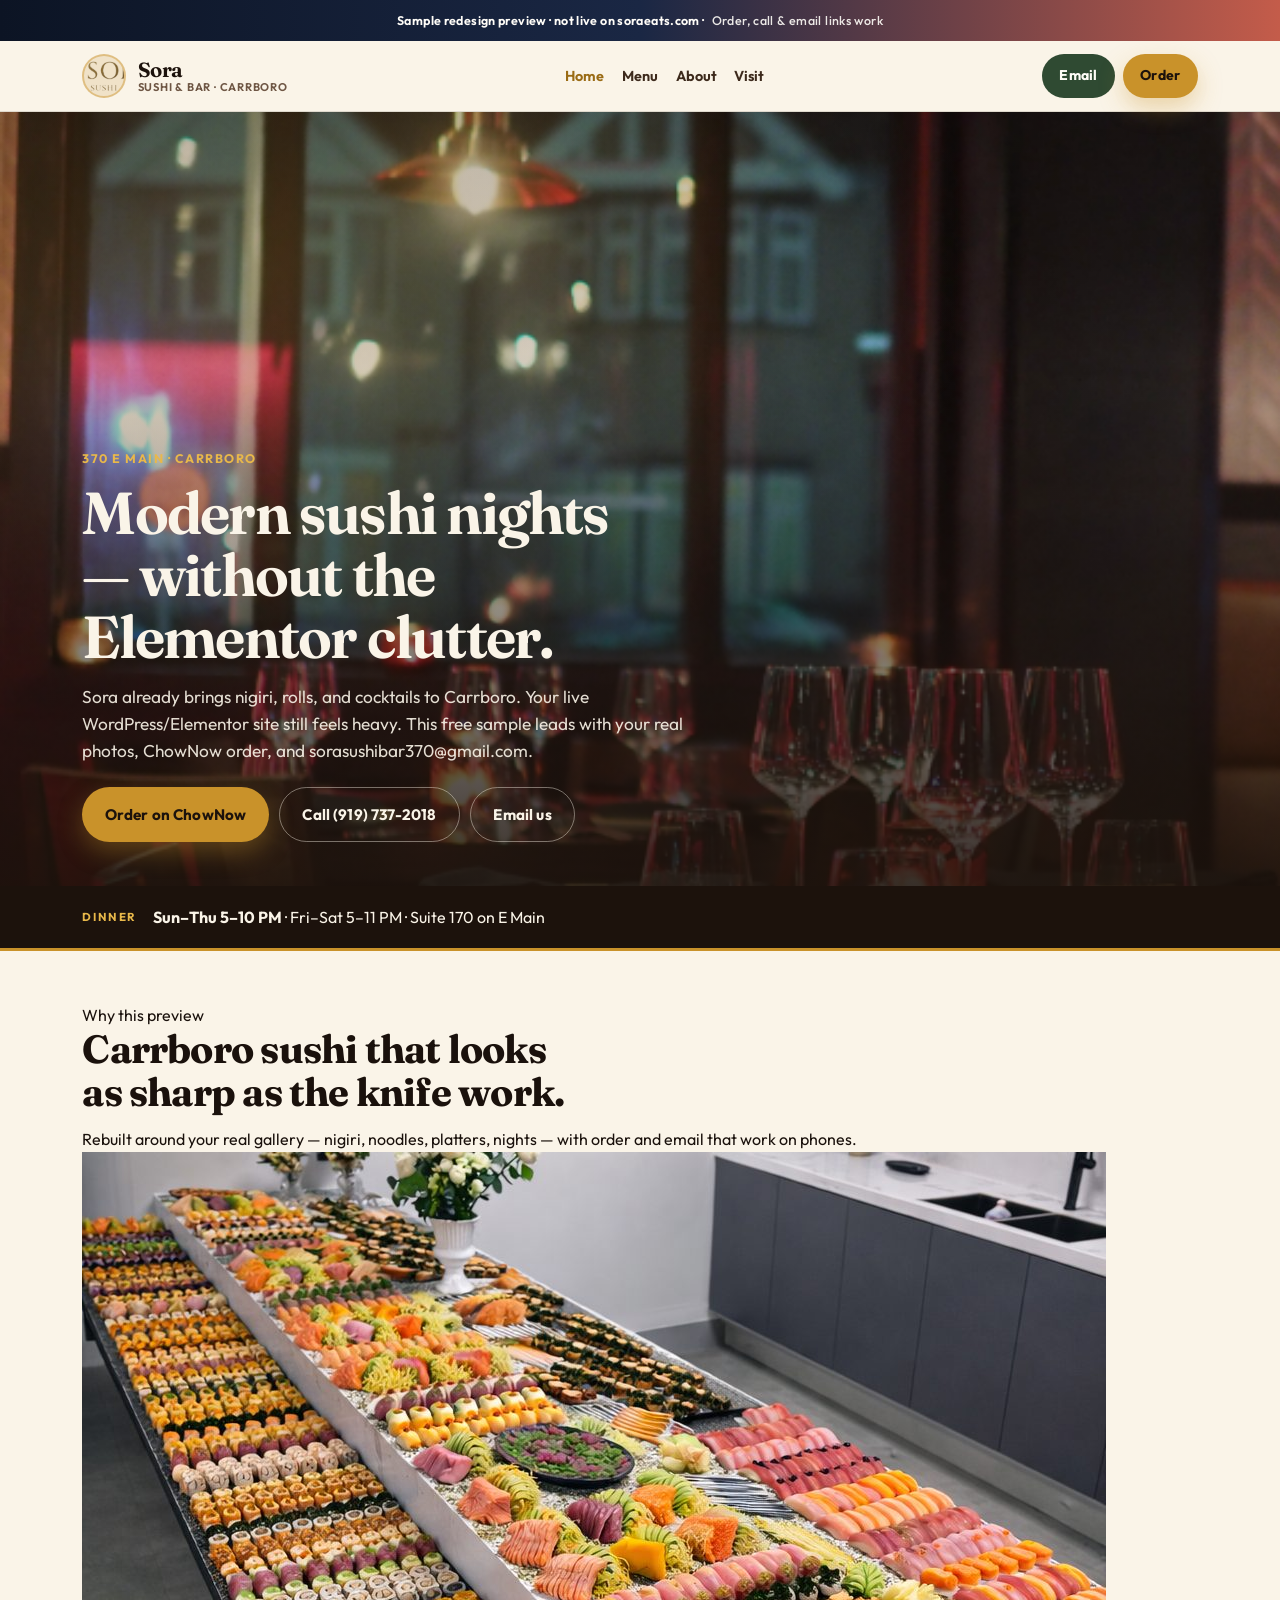
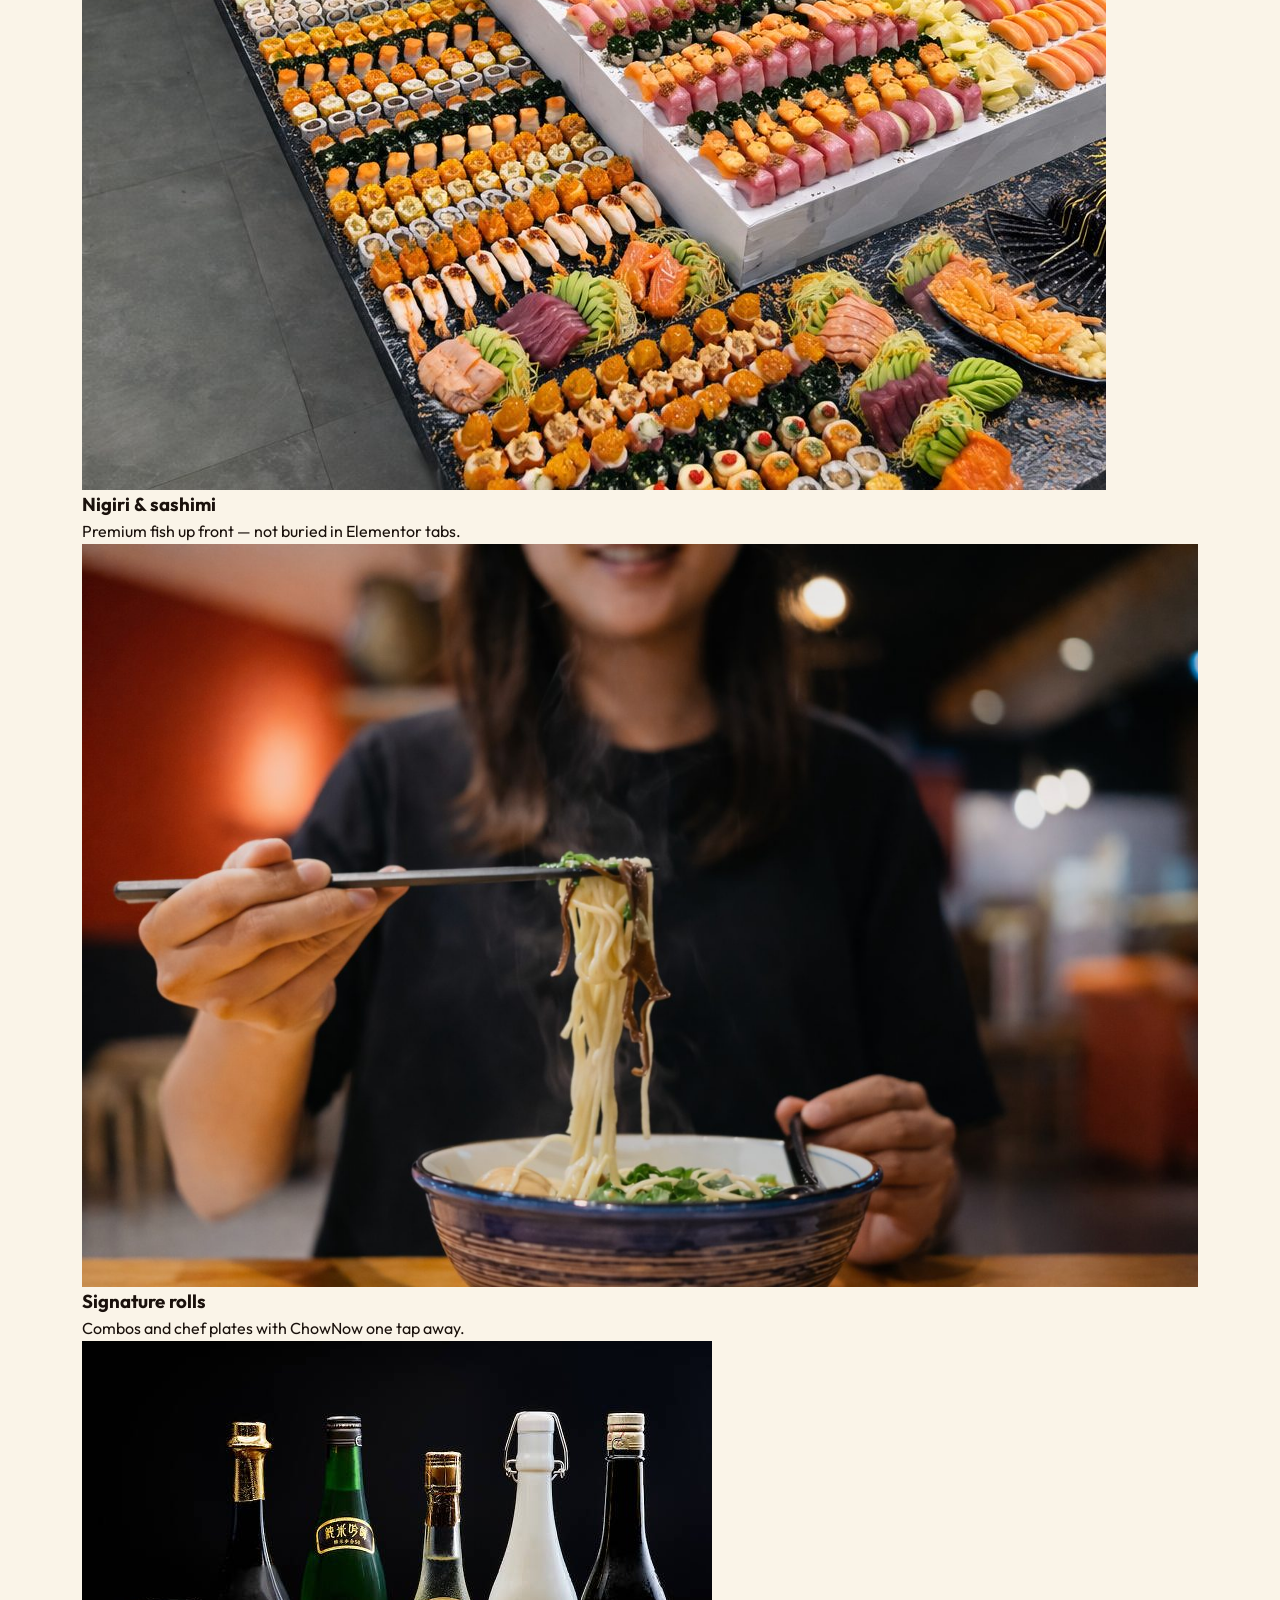
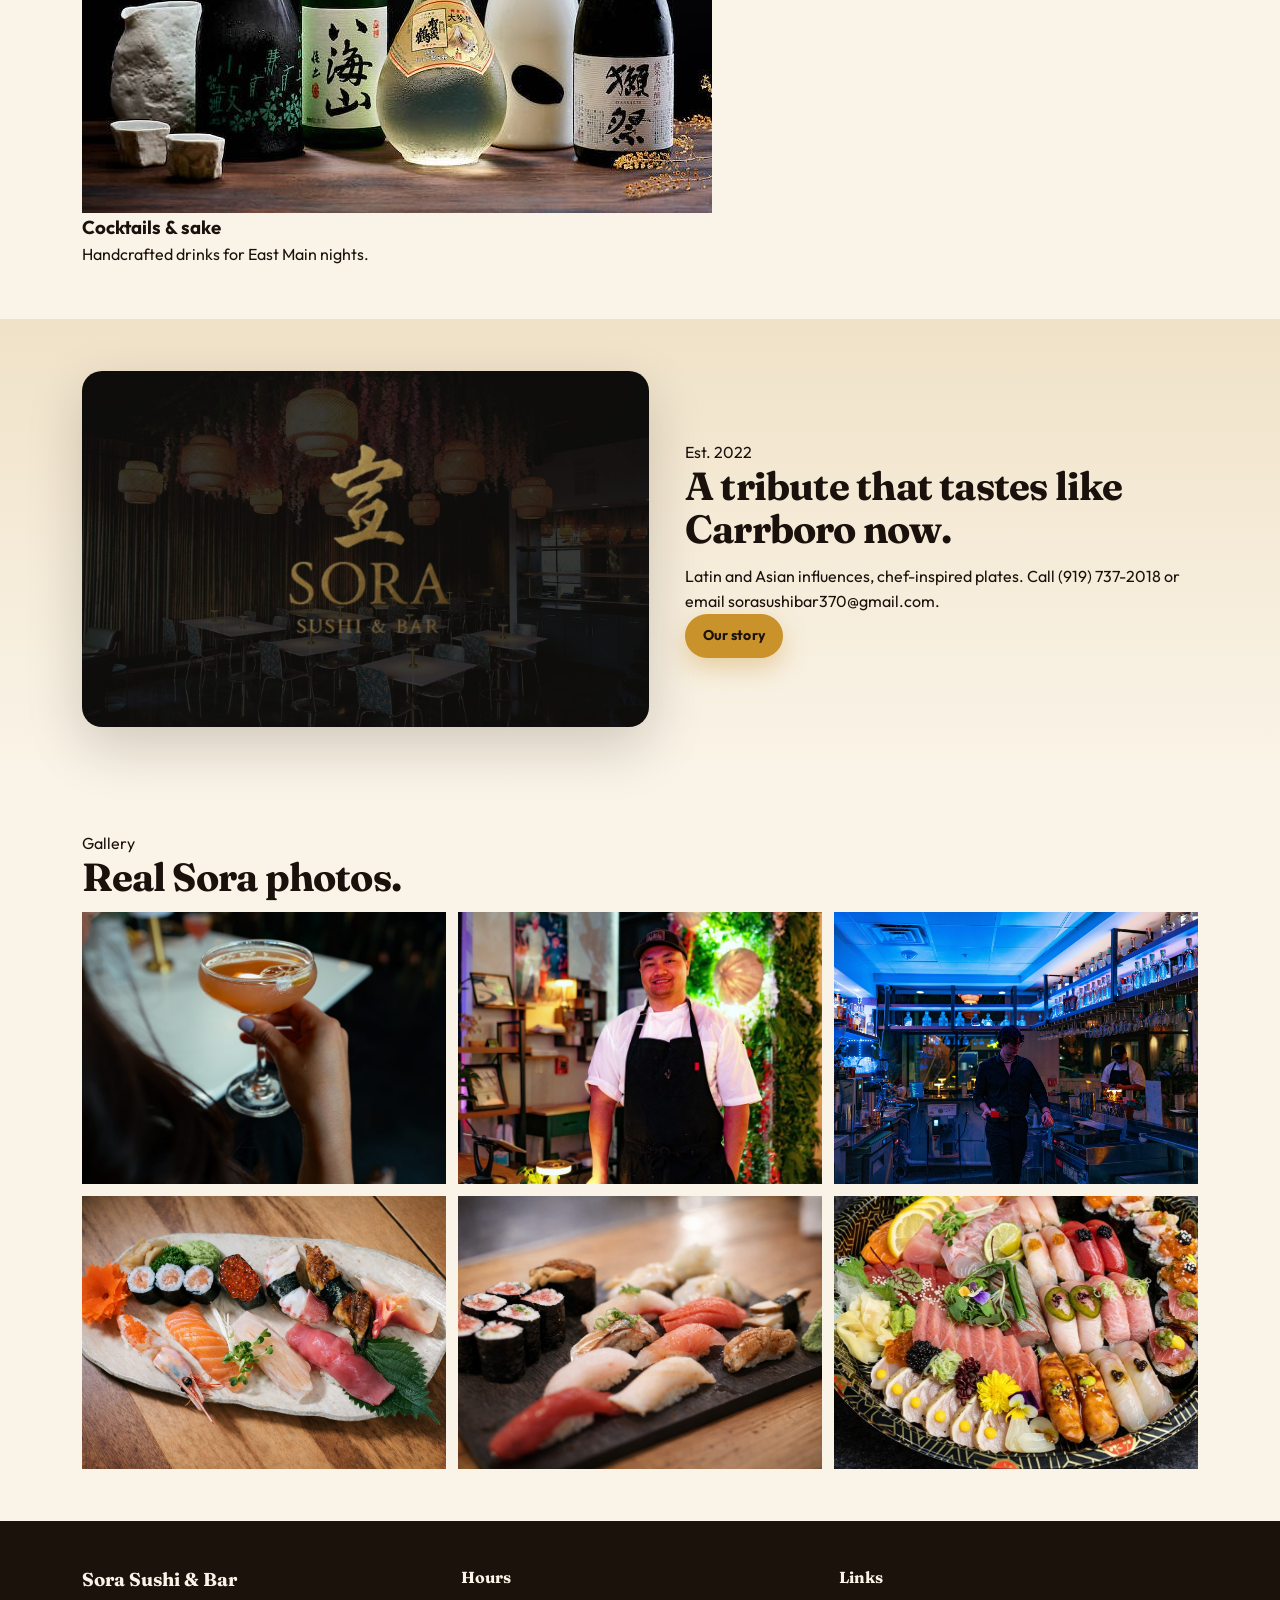
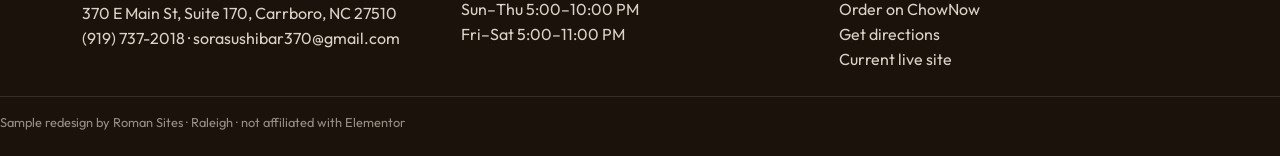
<file: index.html>
<!DOCTYPE html>
<html lang="en"><head>
<meta charset="utf-8"/><meta name="viewport" content="width=device-width, initial-scale=1"/>
<title>Sora Sushi & Bar · Carrboro, NC</title><meta name="description" content="Modern sushi, chef plates, and handcrafted cocktails in Carrboro."/>
<link rel="preconnect" href="https://fonts.googleapis.com"/><link rel="preconnect" href="https://fonts.gstatic.com" crossorigin/><link href="https://fonts.googleapis.com/css2?family=Fraunces:opsz,wght@9..144,500;9..144,650;9..144,700&family=Outfit:wght@400;500;600;700;800&display=swap" rel="stylesheet"/><link rel="stylesheet" href="assets/styles.css"/><link rel="icon" href="assets/logo.png"/>
</head><body>
<div class="preview-banner" role="status">Sample redesign preview · not live on soraeats.com · <span>Order, call &amp; email links work</span></div>
<header class="site-header"><div class="nav-inner">
<a class="brand" href="index.html"><img class="brand-mark" src="assets/logo.png" alt="Sora logo" width="44" height="44"/><span class="brand-text"><span class="brand-name">Sora</span><span class="brand-tag">Sushi &amp; Bar · Carrboro</span></span></a><nav class="nav-links" aria-label="Primary"><a href="index.html" aria-current="page">Home</a><a href="menu.html">Menu</a><a href="about.html">About</a><a href="visit.html">Visit</a></nav>
<div class="nav-ctas"><a class="btn btn-secondary" href="mailto:sorasushibar370@gmail.com">Email</a><a class="btn btn-primary" href="https://direct.chownow.com/order/38538/locations/58669" target="_blank" rel="noopener">Order</a>
<button class="nav-toggle" type="button" data-nav-toggle aria-expanded="false" aria-controls="mobile-nav" aria-label="Open menu"><span></span></button>
</div></div>
<div class="mobile-panel" id="mobile-nav" data-mobile-panel><a href="index.html">Home</a><a href="menu.html">Menu</a><a href="about.html">About</a><a href="visit.html">Visit</a><a href="https://direct.chownow.com/order/38538/locations/58669" target="_blank" rel="noopener">Order on ChowNow</a><a href="tel:9197372018">Call (919) 737-2018</a><a href="mailto:sorasushibar370@gmail.com">sorasushibar370@gmail.com</a></div></header>

<main>
<section class="hero">
<div class="hero-media" aria-hidden="true"><img src="assets/hero.jpg" alt="" width="1600" height="1200" fetchpriority="high"/></div>
<div class="hero-shade" aria-hidden="true"></div>
<div class="hero-content">
<p class="eyebrow">370 E Main · Carrboro</p>
<h1>Modern sushi nights — without the Elementor clutter.</h1>
<p class="hero-lead">Sora already brings nigiri, rolls, and cocktails to Carrboro. Your live WordPress/Elementor site still feels heavy. This free sample leads with your real photos, ChowNow order, and sorasushibar370@gmail.com.</p>
<div class="hero-actions">
<a class="btn btn-primary btn-lg" href="https://direct.chownow.com/order/38538/locations/58669" target="_blank" rel="noopener">Order on ChowNow</a>
<a class="btn btn-ghost btn-lg btn-on-dark" href="tel:9197372018">Call (919) 737-2018</a>
<a class="btn btn-ghost btn-lg btn-on-dark" href="mailto:sorasushibar370@gmail.com">Email us</a>
</div></div></section>
<aside class="hours-strip" aria-label="Hours"><div class="hours-strip-inner"><div class="hours-label">Dinner</div><div><strong>Sun–Thu 5–10 PM</strong> · Fri–Sat 5–11 PM · Suite 170 on E Main</div></div></aside>
<section class="section"><div class="section-inner">
<div class="section-head"><div><p class="kicker">Why this preview</p><h2>Carrboro sushi that looks as sharp as the knife work.</h2><p class="lede">Rebuilt around your real gallery — nigiri, noodles, platters, nights — with order and email that work on phones.</p></div></div>
<div class="grid-3">
<article class="card"><div class="card-media"><img src="assets/food1.jpg" alt="Nigiri"/></div><div class="card-body"><h3>Nigiri &amp; sashimi</h3><p>Premium fish up front — not buried in Elementor tabs.</p></div></article>
<article class="card"><div class="card-media"><img src="assets/food7.jpg" alt="Rolls"/></div><div class="card-body"><h3>Signature rolls</h3><p>Combos and chef plates with ChowNow one tap away.</p></div></article>
<article class="card"><div class="card-media"><img src="assets/food2.jpg" alt="Cocktails"/></div><div class="card-body"><h3>Cocktails &amp; sake</h3><p>Handcrafted drinks for East Main nights.</p></div></article>
</div></div></section>
<section class="section section-alt"><div class="section-inner split">
<div class="split-media"><img src="assets/dining.jpg" alt="Sora dining"/></div>
<div><p class="kicker">Est. 2022</p><h2>A tribute that tastes like Carrboro now.</h2><p class="lede">Latin and Asian influences, chef-inspired plates. Call (919) 737-2018 or email sorasushibar370@gmail.com.</p>
<a class="btn btn-primary" href="https://soraeats.com/about/" target="_blank" rel="noopener">Our story</a>
</div></div></section>
<section class="section"><div class="section-inner">
<p class="kicker">Gallery</p><h2>Real Sora photos.</h2>
<div class="gallery-grid">
<article class="card"><div class="card-media"><img src="assets/food3.jpg" alt=""/></div></article>
<article class="card"><div class="card-media"><img src="assets/food4.jpg" alt=""/></div></article>
<article class="card"><div class="card-media"><img src="assets/food5.jpg" alt=""/></div></article>
<article class="card"><div class="card-media"><img src="assets/food6.jpg" alt=""/></div></article>
<article class="card"><div class="card-media"><img src="assets/food8.jpg" alt=""/></div></article>
<article class="card"><div class="card-media"><img src="assets/food9.jpg" alt=""/></div></article>
</div></div></section>
</main>
<footer class="site-footer"><div class="section-inner footer-grid">
<div><h3>Sora Sushi &amp; Bar</h3><p>370 E Main St, Suite 170, Carrboro, NC 27510</p><p><a href="tel:9197372018">(919) 737-2018</a> · <a href="mailto:sorasushibar370@gmail.com">sorasushibar370@gmail.com</a></p></div>
<div><h4>Hours</h4><p>Sun–Thu 5:00–10:00 PM</p><p>Fri–Sat 5:00–11:00 PM</p></div>
<div><h4>Links</h4><p><a href="https://direct.chownow.com/order/38538/locations/58669" target="_blank" rel="noopener">Order on ChowNow</a></p>
<p><a href="https://www.google.com/maps/search/?api=1&query=370+E+Main+St+Suite+170+Carrboro+NC+27510" target="_blank" rel="noopener">Get directions</a></p>
<p><a href="https://soraeats.com/" target="_blank" rel="noopener">Current live site</a></p></div>
</div>
<p class="footer-note">Sample redesign by Roman Sites · Raleigh · not affiliated with Elementor</p>
</footer><script src="assets/site.js"></script></body></html>
</file>
<file: assets/styles.css>
/* theme */
:root {
  --ink:#1a1410; --plum:#1a2744; --plum-deep:#0c1424; --wine:#c45c4a;
  --gold:#d4a017; --gold-hot:#e8b84a; --espresso:#0c1424; --wood:#1a2744;
  --gold-deep:#d4a017; --fried:#c45c4a; --collard:#1a2744; --collard-deep:#0c1424; --amber:#e8b84a;
}
.preview-banner { background: linear-gradient(90deg, #0c1424, #1a2744 50%, #c45c4a) !important; }
/* The Chicken Hut — Durham soul-food landmark preview (unique) */
:root {
  --gold: #c9922a;
  --gold-deep: #9a6b14;
  --amber: #e8b84a;
  --fried: #d4781f;
  --espresso: #1c120c;
  --wood: #3a2418;
  --bark: #5c3a24;
  --cream: #faf4e8;
  --biscuit: #f0e2c8;
  --gravy: #e6d5b5;
  --ink: #1a110c;
  --ink-soft: #3d2a1c;
  --muted: #6e5644;
  --collard: #2f4a32;
  --collard-deep: #1c3320;
  --white: #fffdf8;
  --border: rgba(28, 18, 12, 0.12);
  --banner-h: 2.55rem;
  --nav-h: 4.4rem;
  --max: 72rem;
  --radius: 16px;
  --font-display: "Fraunces", "Iowan Old Style", Georgia, serif;
  --font-body: "Outfit", "Avenir Next", "Segoe UI", system-ui, sans-serif;
  --ease: cubic-bezier(0.22, 1, 0.36, 1);
  --shadow: 0 20px 55px rgba(28, 18, 12, 0.18);
}

*, *::before, *::after { box-sizing: border-box; margin: 0; padding: 0; }
html { scroll-behavior: smooth; }
body {
  font-family: var(--font-body);
  color: var(--ink);
  background: var(--cream);
  line-height: 1.55;
  -webkit-font-smoothing: antialiased;
}
img { max-width: 100%; display: block; }
a { color: inherit; text-decoration: none; }
ul { list-style: none; }
button { font: inherit; border: 0; background: none; cursor: pointer; color: inherit; }

.preview-banner {
  position: sticky; top: 0; z-index: 1000;
  min-height: var(--banner-h);
  display: flex; align-items: center; justify-content: center; gap: .45rem; flex-wrap: wrap;
  padding: .55rem 1rem;
  background: linear-gradient(90deg, var(--espresso), var(--wood) 45%, var(--gold-deep));
  color: var(--white);
  font-size: .78rem; font-weight: 650; letter-spacing: .03em; text-align: center;
}
.preview-banner span { opacity: .9; font-weight: 500; }

.site-header {
  position: sticky; top: var(--banner-h); z-index: 900;
  background: rgba(250, 244, 232, 0.93);
  backdrop-filter: blur(14px); -webkit-backdrop-filter: blur(14px);
  border-bottom: 1px solid var(--border);
}
.nav-inner {
  max-width: var(--max); margin: 0 auto; height: var(--nav-h);
  padding: 0 1.15rem; display: flex; align-items: center; justify-content: space-between; gap: 1rem;
}
.brand { display: flex; align-items: center; gap: .7rem; min-width: 0; }
.brand-mark {
  width: 44px; height: 44px; border-radius: 50%;
  object-fit: cover; border: 2px solid rgba(201,146,42,.45); background: var(--biscuit);
}
.brand-text { display: flex; flex-direction: column; line-height: 1.1; }
.brand-name { font-family: var(--font-display); font-size: 1.28rem; color: var(--espresso); letter-spacing: -.02em; font-weight: 650; }
.brand-tag { font-size: .7rem; color: var(--muted); font-weight: 650; letter-spacing: .07em; text-transform: uppercase; }
.nav-links { display: none; gap: 1.1rem; align-items: center; font-size: .9rem; font-weight: 650; }
.nav-links a { color: var(--ink-soft); }
.nav-links a:hover, .nav-links a[aria-current="page"] { color: var(--gold-deep); }
.nav-ctas { display: flex; align-items: center; gap: .5rem; }
.nav-toggle {
  width: 42px; height: 42px; display: inline-flex; align-items: center; justify-content: center;
  border-radius: 11px; border: 1px solid var(--border); background: var(--white);
}
.nav-toggle span, .nav-toggle span::before, .nav-toggle span::after {
  display: block; width: 18px; height: 2px; background: var(--ink); position: relative; border-radius: 2px;
}
.nav-toggle span::before, .nav-toggle span::after { content: ""; position: absolute; left: 0; }
.nav-toggle span::before { top: -6px; }
.nav-toggle span::after { top: 6px; }
.mobile-panel {
  display: none; flex-direction: column; gap: .35rem; padding: .5rem 1.15rem 1.15rem;
  border-top: 1px solid var(--border); background: var(--cream);
}
.mobile-panel.open { display: flex; }
.mobile-panel a {
  padding: .75rem .85rem; border-radius: 10px; font-weight: 650; color: var(--ink-soft);
}
.mobile-panel a:hover { background: var(--biscuit); color: var(--gold-deep); }
.mobile-ctas { display: grid; grid-template-columns: 1fr 1fr; gap: .55rem; margin-top: .4rem; }

.btn {
  display: inline-flex; align-items: center; justify-content: center; gap: .4rem;
  padding: .7rem 1.1rem; border-radius: 999px; font-weight: 700; font-size: .88rem;
  letter-spacing: .01em; transition: transform .2s var(--ease), box-shadow .2s var(--ease), background .2s;
  white-space: nowrap;
}
.btn:hover { transform: translateY(-1px); }
.btn-primary { background: var(--gold); color: var(--espresso); box-shadow: 0 10px 24px rgba(201,146,42,.35); }
.btn-primary:hover { background: var(--amber); }
.btn-secondary { background: var(--collard); color: var(--white); }
.btn-secondary:hover { background: var(--collard-deep); }
.btn-ghost {
  background: transparent; color: var(--ink); border: 1.5px solid rgba(28,18,12,.22);
}
.btn-ghost:hover { border-color: var(--gold-deep); color: var(--gold-deep); }
.btn-lg { padding: .92rem 1.4rem; font-size: .95rem; }
.btn-on-dark.btn-ghost { color: var(--cream); border-color: rgba(250,244,232,.42); }
.btn-on-dark.btn-ghost:hover { background: rgba(255,255,255,.08); border-color: var(--cream); }

.hero {
  position: relative; min-height: min(86vh, 780px);
  display: grid; align-items: end; color: var(--cream); overflow: hidden;
}
.hero-media { position: absolute; inset: 0; }
.hero-media img { width: 100%; height: 100%; object-fit: cover; object-position: center 30%; }
.hero-shade {
  position: absolute; inset: 0;
  background:
    linear-gradient(180deg, rgba(28,18,12,.25) 0%, rgba(28,18,12,.15) 35%, rgba(28,18,12,.88) 100%),
    radial-gradient(ellipse at 20% 20%, rgba(201,146,42,.28), transparent 50%);
}
.hero-content {
  position: relative; z-index: 2; max-width: var(--max); margin: 0 auto; width: 100%;
  padding: 3.5rem 1.15rem 2.75rem;
}
.eyebrow {
  display: inline-flex; align-items: center; gap: .5rem;
  font-size: .78rem; font-weight: 700; letter-spacing: .12em; text-transform: uppercase;
  color: var(--amber); margin-bottom: .85rem;
}
.hero h1 {
  font-family: var(--font-display); font-weight: 650; font-size: clamp(2.2rem, 5.5vw, 3.7rem);
  line-height: 1.05; letter-spacing: -.03em; max-width: 14ch; margin-bottom: 1rem;
}
.hero-lead { font-size: 1.08rem; max-width: 38rem; color: rgba(250,244,232,.9); margin-bottom: 1.4rem; }
.hero-actions { display: flex; flex-wrap: wrap; gap: .65rem; }

.hours-strip {
  background: var(--espresso); color: var(--cream); border-bottom: 3px solid var(--gold);
}
.hours-strip-inner {
  max-width: var(--max); margin: 0 auto; padding: 1.15rem 1.15rem;
  display: grid; gap: 1rem;
}
.hours-label {
  font-size: .72rem; font-weight: 700; letter-spacing: .14em; text-transform: uppercase; color: var(--amber);
}
.hours-grid { display: grid; gap: .35rem .9rem; grid-template-columns: repeat(auto-fit, minmax(140px, 1fr)); }
.hours-grid strong { display: block; font-size: .78rem; color: var(--amber); font-weight: 700; letter-spacing: .04em; }
.hours-note { margin-top: .55rem; font-size: .9rem; color: rgba(250,244,232,.78); }
.hours-note a { color: var(--amber); text-decoration: underline; text-underline-offset: 2px; }

.section { padding: 3.25rem 0; }
.section-alt { background: linear-gradient(180deg, var(--biscuit), var(--cream)); }
.section-dark { background: var(--wood); color: var(--cream); }
.section-inner { max-width: var(--max); margin: 0 auto; padding: 0 1.15rem; }
.section-kicker {
  font-size: .75rem; font-weight: 750; letter-spacing: .14em; text-transform: uppercase;
  color: var(--gold-deep); margin-bottom: .55rem;
}
.section-dark .section-kicker { color: var(--amber); }
.section h2 {
  font-family: var(--font-display); font-size: clamp(1.7rem, 3.4vw, 2.45rem);
  line-height: 1.12; letter-spacing: -.02em; max-width: 18ch; margin-bottom: .75rem;
}
.section-lead { max-width: 40rem; color: var(--muted); font-size: 1.05rem; margin-bottom: 1.5rem; }
.section-dark .section-lead { color: rgba(250,244,232,.78); }

.photo-mosaic-grid {
  display: grid; gap: .75rem;
  grid-template-columns: repeat(2, 1fr);
}
@media (min-width: 720px) {
  .photo-mosaic-grid { grid-template-columns: repeat(4, 1fr); grid-template-rows: 180px 180px; }
  .photo-mosaic-grid .tile:nth-child(1) { grid-column: span 2; grid-row: span 2; }
}
.tile {
  position: relative; border-radius: var(--radius); overflow: hidden; min-height: 150px;
  box-shadow: var(--shadow);
}
.tile img { width: 100%; height: 100%; object-fit: cover; position: absolute; inset: 0; }
.tile-caption {
  position: absolute; left: .75rem; bottom: .75rem; z-index: 2;
  background: rgba(28,18,12,.72); color: var(--cream);
  padding: .35rem .65rem; border-radius: 999px; font-size: .75rem; font-weight: 700;
}

.feature-grid {
  display: grid; gap: 1rem; grid-template-columns: repeat(auto-fit, minmax(220px, 1fr));
}
.feature-card {
  background: var(--white); border: 1px solid var(--border); border-radius: var(--radius);
  padding: 1.25rem; box-shadow: 0 10px 30px rgba(28,18,12,.06);
}
.feature-card h3 {
  font-family: var(--font-display); font-size: 1.25rem; margin-bottom: .4rem; color: var(--espresso);
}
.feature-card p { color: var(--muted); font-size: .95rem; }
.feature-card a { color: var(--gold-deep); font-weight: 700; display: inline-block; margin-top: .7rem; }

.split {
  display: grid; gap: 1.5rem; align-items: center;
}
@media (min-width: 860px) {
  .split { grid-template-columns: 1.05fr .95fr; gap: 2.25rem; }
  .split.reverse { direction: rtl; }
  .split.reverse > * { direction: ltr; }
}
.split-media { border-radius: calc(var(--radius) + 4px); overflow: hidden; box-shadow: var(--shadow); min-height: 280px; }
.split-media img { width: 100%; height: 100%; object-fit: cover; min-height: 280px; }

.quote-band {
  background: var(--biscuit); border-top: 1px solid var(--border); border-bottom: 1px solid var(--border);
  padding: 2.5rem 0;
}
.quote-grid { display: grid; gap: 1rem; grid-template-columns: repeat(auto-fit, minmax(240px, 1fr)); }
.quote-card {
  background: var(--white); border-radius: var(--radius); padding: 1.25rem 1.3rem;
  border: 1px solid var(--border);
}
.quote-card p { font-size: .98rem; color: var(--ink-soft); margin-bottom: .75rem; }
.quote-card cite { font-style: normal; font-size: .8rem; font-weight: 700; color: var(--gold-deep); }

.page-hero {
  background:
    linear-gradient(135deg, rgba(28,18,12,.92), rgba(92,58,36,.85)),
    url("hero-plate.jpg") center/cover;
  color: var(--cream); padding: 3.2rem 0 2.6rem;
}
.page-hero-inner { max-width: var(--max); margin: 0 auto; padding: 0 1.15rem; }
.page-hero h1 {
  font-family: var(--font-display); font-size: clamp(1.9rem, 4vw, 2.8rem);
  line-height: 1.1; letter-spacing: -.02em; margin-bottom: .55rem;
}
.page-hero p { max-width: 38rem; color: rgba(250,244,232,.85); }
.page-hero a { color: var(--amber); text-decoration: underline; text-underline-offset: 2px; }

.menu-tabs {
  display: flex; flex-wrap: wrap; gap: .45rem; margin-bottom: 1.4rem;
}
.menu-tab {
  padding: .55rem 1rem; border-radius: 999px; font-weight: 700; font-size: .85rem;
  background: var(--white); border: 1px solid var(--border); color: var(--ink-soft);
}
.menu-tab[aria-selected="true"] {
  background: var(--espresso); color: var(--cream); border-color: var(--espresso);
}
.menu-section { margin-bottom: 1.6rem; }
.menu-section h3 {
  font-family: var(--font-display); font-size: 1.35rem; margin-bottom: .75rem;
  padding-bottom: .45rem; border-bottom: 2px solid var(--gold);
}
.menu-list { display: grid; gap: .65rem; }
.menu-item {
  display: grid; gap: .15rem; padding: .85rem 1rem; background: var(--white);
  border-radius: 12px; border: 1px solid var(--border);
}
.menu-item h4 { font-size: 1rem; font-weight: 700; color: var(--espresso); }
.menu-item p { font-size: .88rem; color: var(--muted); }
.menu-note {
  margin-top: 1rem; padding: 1rem 1.1rem; border-radius: 12px;
  background: rgba(201,146,42,.12); border: 1px solid rgba(201,146,42,.28);
  font-size: .92rem; color: var(--ink-soft);
}
.menu-note a { color: var(--gold-deep); font-weight: 700; text-decoration: underline; text-underline-offset: 2px; }

.day-grid {
  display: grid; gap: .85rem; grid-template-columns: repeat(auto-fit, minmax(240px, 1fr));
}
.day-card {
  background: var(--white); border: 1px solid var(--border); border-radius: var(--radius);
  overflow: hidden;
}
.day-card header {
  background: var(--espresso); color: var(--cream); padding: .75rem 1rem;
  font-family: var(--font-display); font-size: 1.15rem;
}
.day-card ul { padding: .85rem 1rem 1.05rem; }
.day-card li {
  padding: .35rem 0; border-bottom: 1px dashed rgba(28,18,12,.1); font-size: .92rem; color: var(--ink-soft);
}
.day-card li:last-child { border-bottom: 0; }
.day-card .famous {
  color: var(--gold-deep); font-weight: 700; font-size: .82rem; letter-spacing: .02em;
}

.cater-grid {
  display: grid; gap: .75rem; grid-template-columns: repeat(auto-fit, minmax(180px, 1fr));
}
.cater-chip {
  background: var(--white); border: 1px solid var(--border); border-radius: 12px;
  padding: .85rem 1rem; font-weight: 650; color: var(--ink-soft); text-align: center;
}

.info-cards {
  display: grid; gap: 1rem; grid-template-columns: repeat(auto-fit, minmax(220px, 1fr));
}
.info-card {
  background: var(--white); border: 1px solid var(--border); border-radius: var(--radius);
  padding: 1.25rem; display: grid; gap: .45rem;
}
.info-card h3 { font-family: var(--font-display); font-size: 1.2rem; color: var(--espresso); }
.info-card a { color: var(--gold-deep); font-weight: 700; }
.map-embed {
  border-radius: var(--radius); overflow: hidden; border: 1px solid var(--border);
  box-shadow: var(--shadow); aspect-ratio: 16/9; background: var(--biscuit);
}
.map-embed iframe { width: 100%; height: 100%; border: 0; }

.story-timeline { display: grid; gap: 1rem; }
.story-step {
  display: grid; gap: .35rem; padding: 1.1rem 1.2rem; background: var(--white);
  border-left: 4px solid var(--gold); border-radius: 0 12px 12px 0; border: 1px solid var(--border); border-left-width: 4px;
}
.story-step strong { color: var(--gold-deep); font-size: .8rem; letter-spacing: .08em; text-transform: uppercase; }

.site-footer {
  background: var(--espresso); color: rgba(250,244,232,.85); padding: 2.75rem 0 1.5rem;
}
.footer-inner { max-width: var(--max); margin: 0 auto; padding: 0 1.15rem; }
.footer-brand { margin-bottom: 1.5rem; }
.footer-brand .brand-name { font-family: var(--font-display); font-size: 1.45rem; color: var(--cream); }
.footer-brand .brand-tag { color: var(--amber); font-size: .85rem; margin-top: .25rem; }
.footer-cols {
  display: grid; gap: 1.25rem; grid-template-columns: repeat(auto-fit, minmax(180px, 1fr));
  margin-bottom: 1.75rem;
}
.footer-cols h4 {
  font-size: .75rem; letter-spacing: .12em; text-transform: uppercase; color: var(--amber); margin-bottom: .55rem;
}
.footer-cols a, .footer-cols p { display: block; margin-bottom: .35rem; font-size: .92rem; }
.footer-cols a:hover { color: var(--amber); }
.footer-bottom {
  border-top: 1px solid rgba(250,244,232,.12); padding-top: 1rem;
  font-size: .8rem; color: rgba(250,244,232,.55);
}

@media (min-width: 880px) {
  .nav-links { display: flex; }
  .nav-toggle { display: none; }
  .hours-strip-inner { grid-template-columns: auto 1fr; align-items: center; }
}


.footer-grid { display: grid; gap: 1.25rem; grid-template-columns: repeat(auto-fit, minmax(200px, 1fr)); margin-bottom: 1.5rem; }
.footer-grid h3, .footer-grid h4 { font-family: var(--font-display); color: var(--cream); margin-bottom: .45rem; }
.footer-grid a:hover { color: var(--amber); }
.footer-note { font-size: .8rem; color: rgba(250,244,232,.55); border-top: 1px solid rgba(250,244,232,.12); padding-top: 1rem; }
.gallery-grid { display: grid; gap: .75rem; grid-template-columns: repeat(2, 1fr); }
@media (min-width: 760px) { .gallery-grid { grid-template-columns: repeat(3, 1fr); } }
.gallery-grid .card-media { aspect-ratio: 4/3; }
.gallery-grid .card-media img { width: 100%; height: 100%; object-fit: cover; }
</file>
